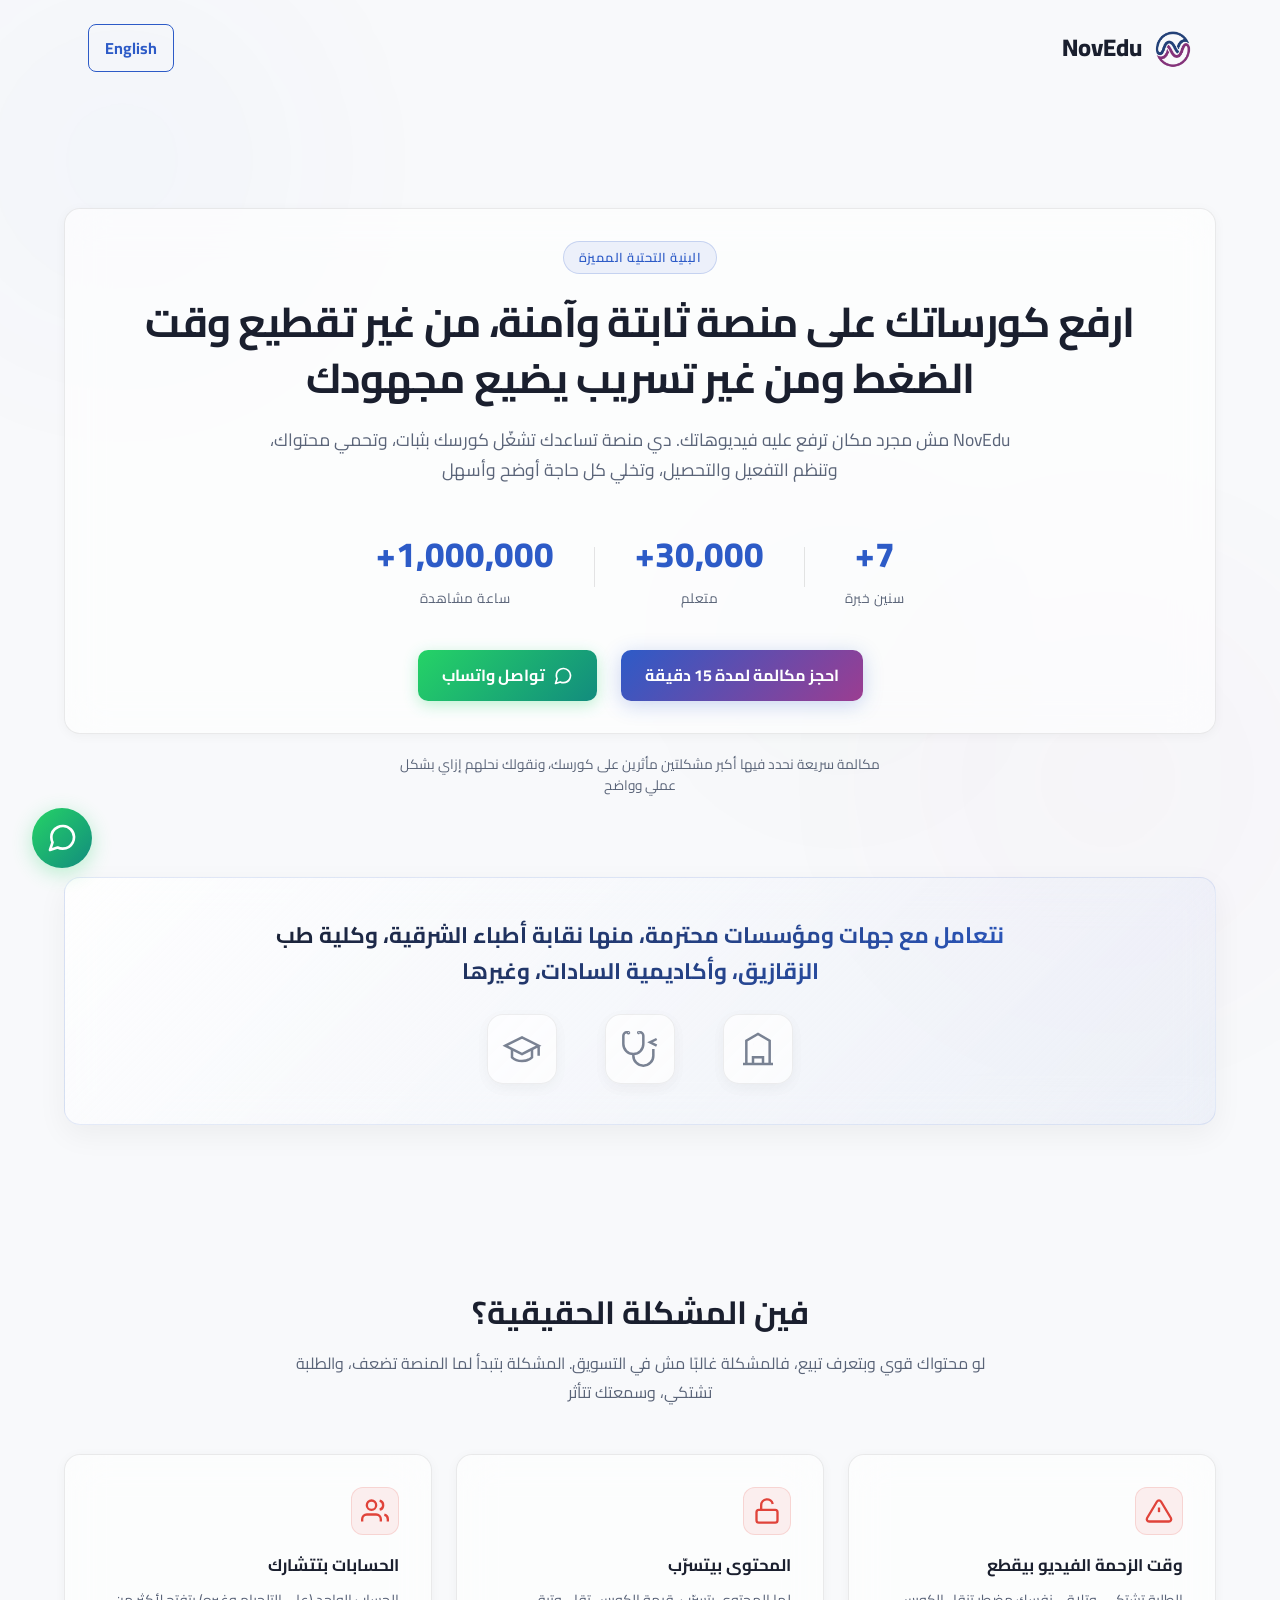
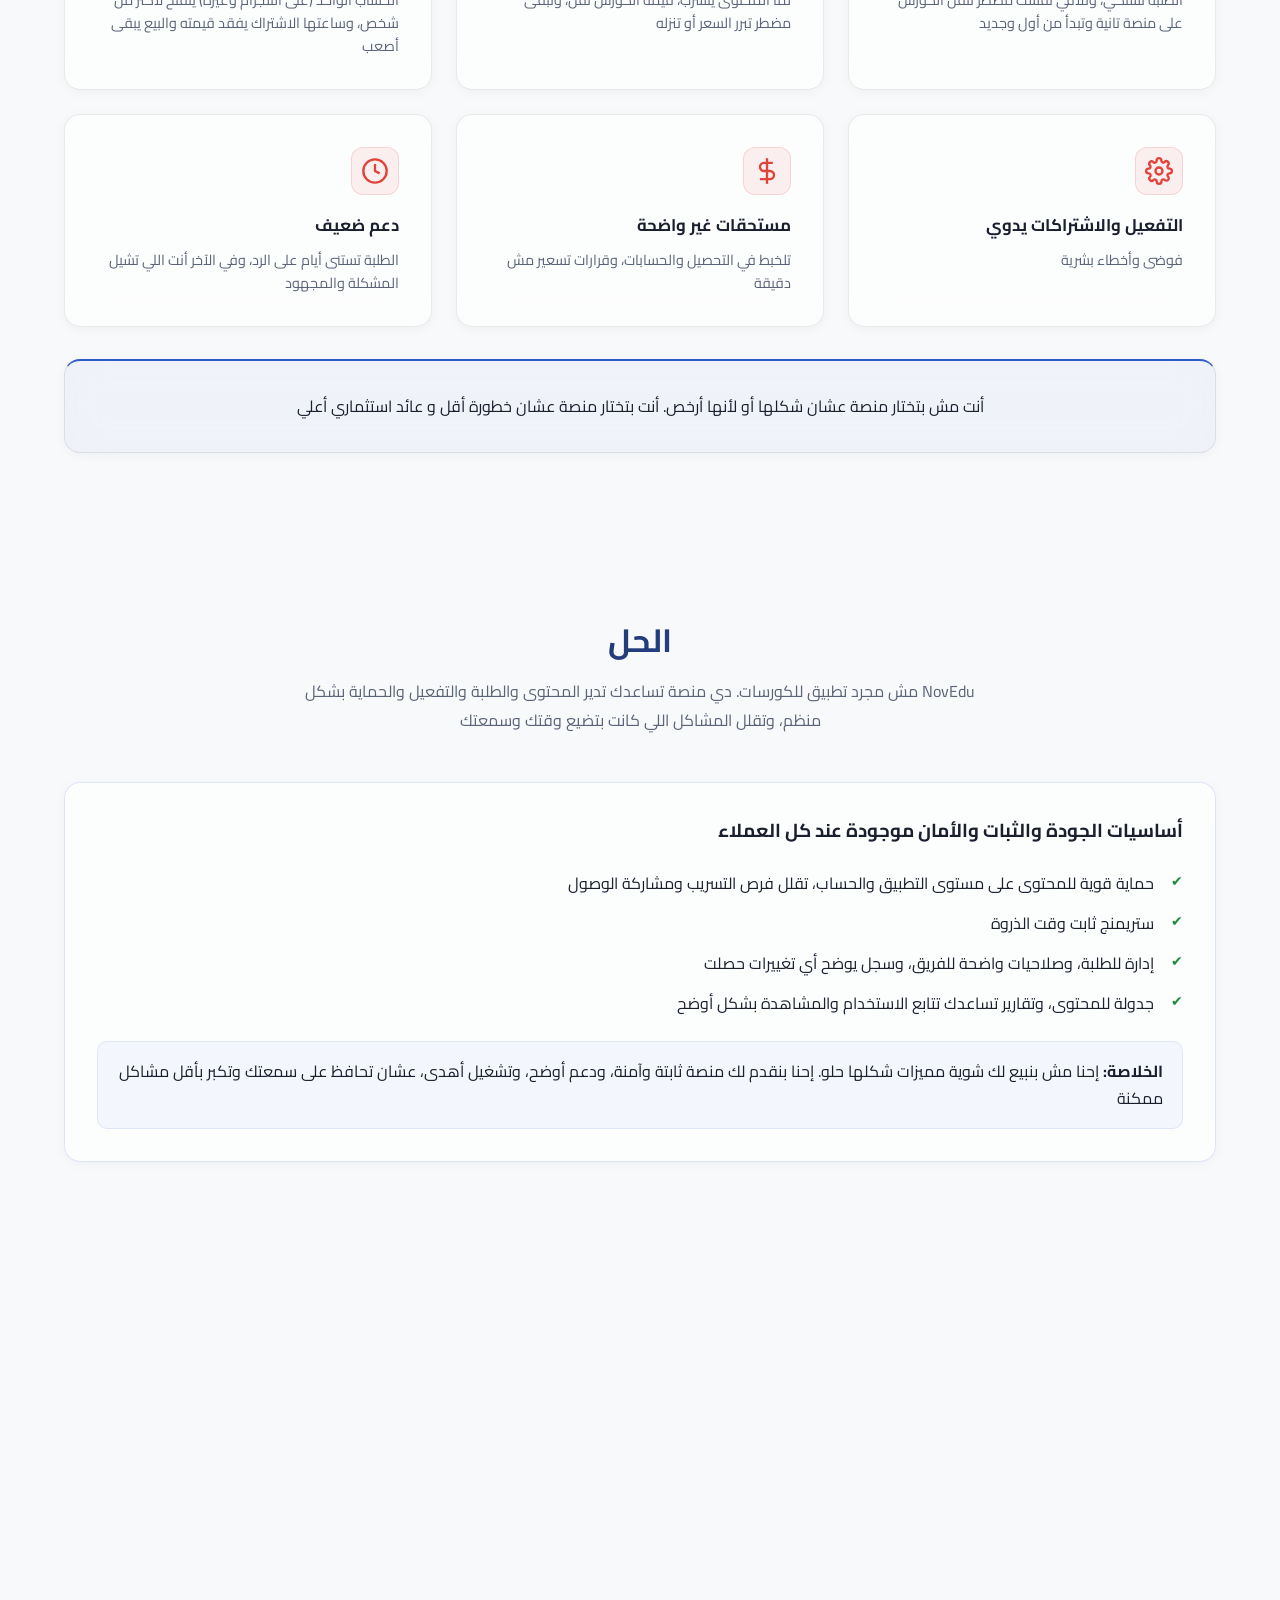
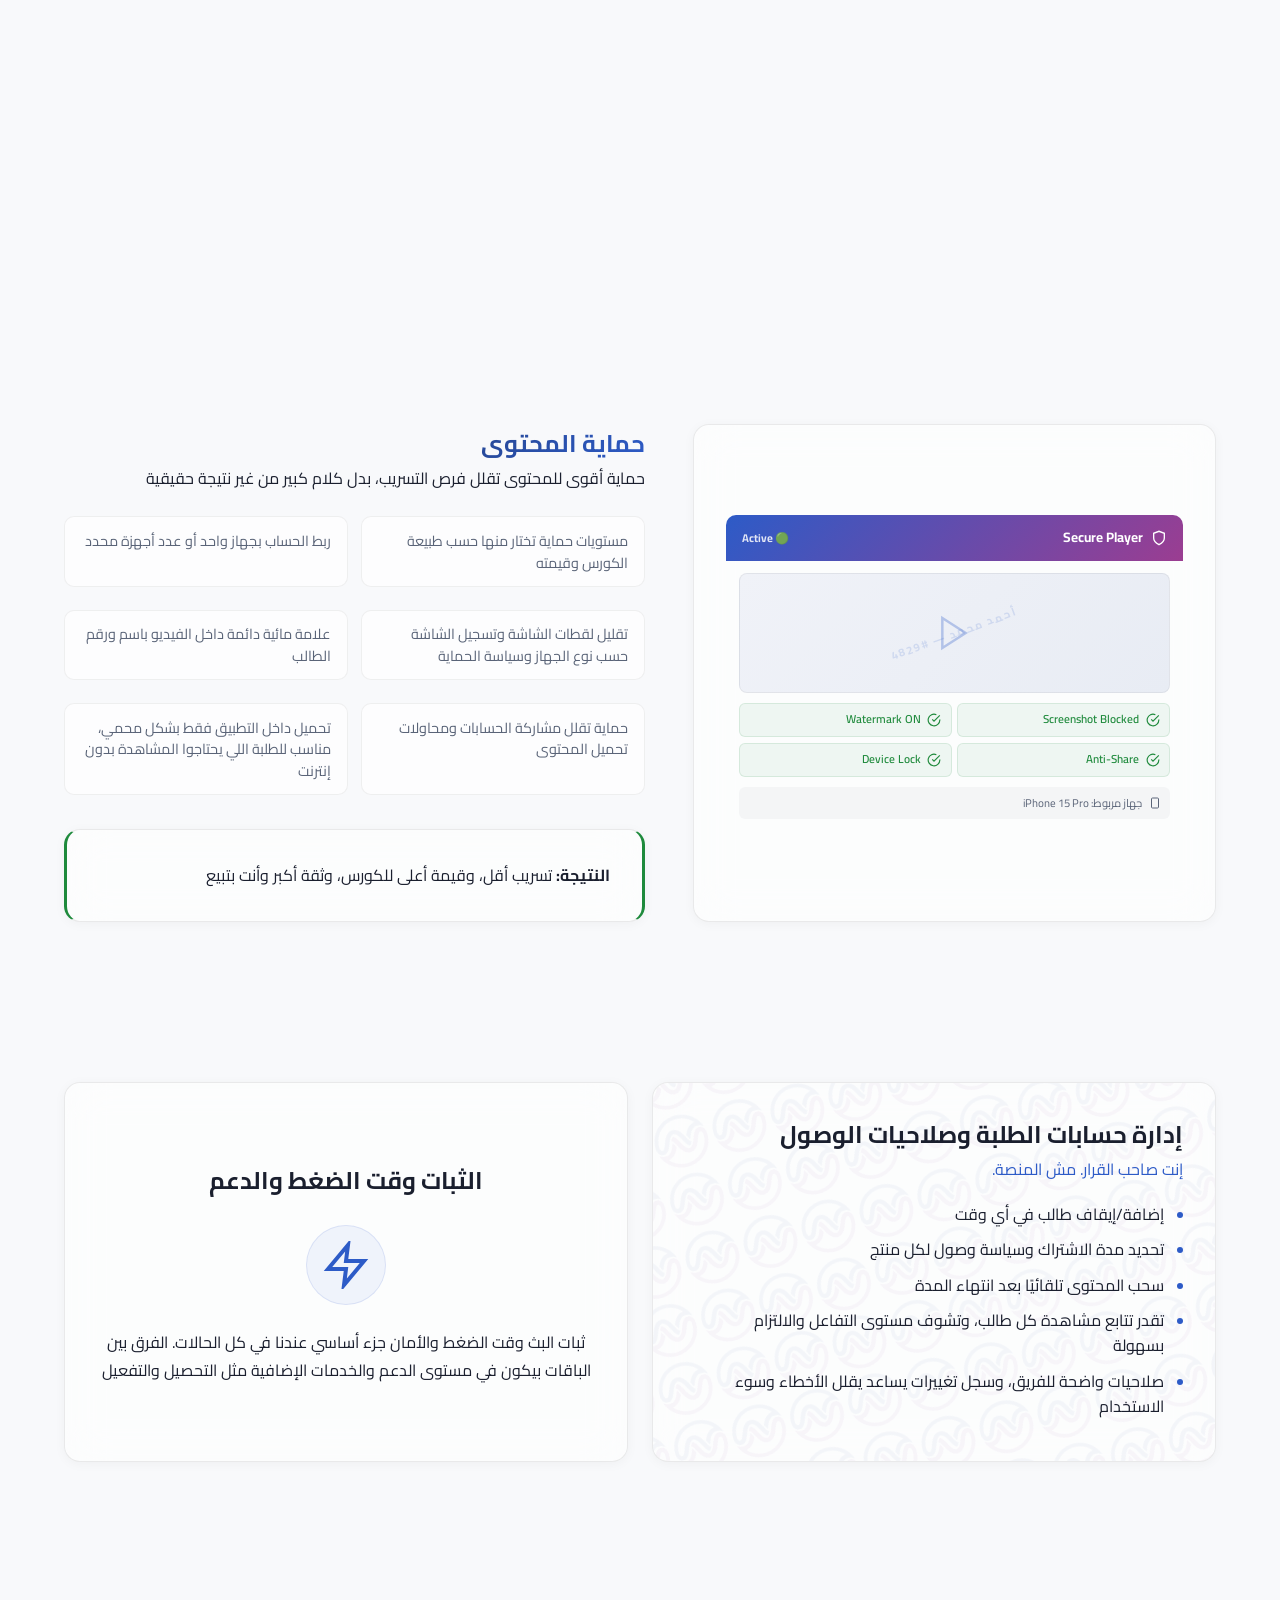
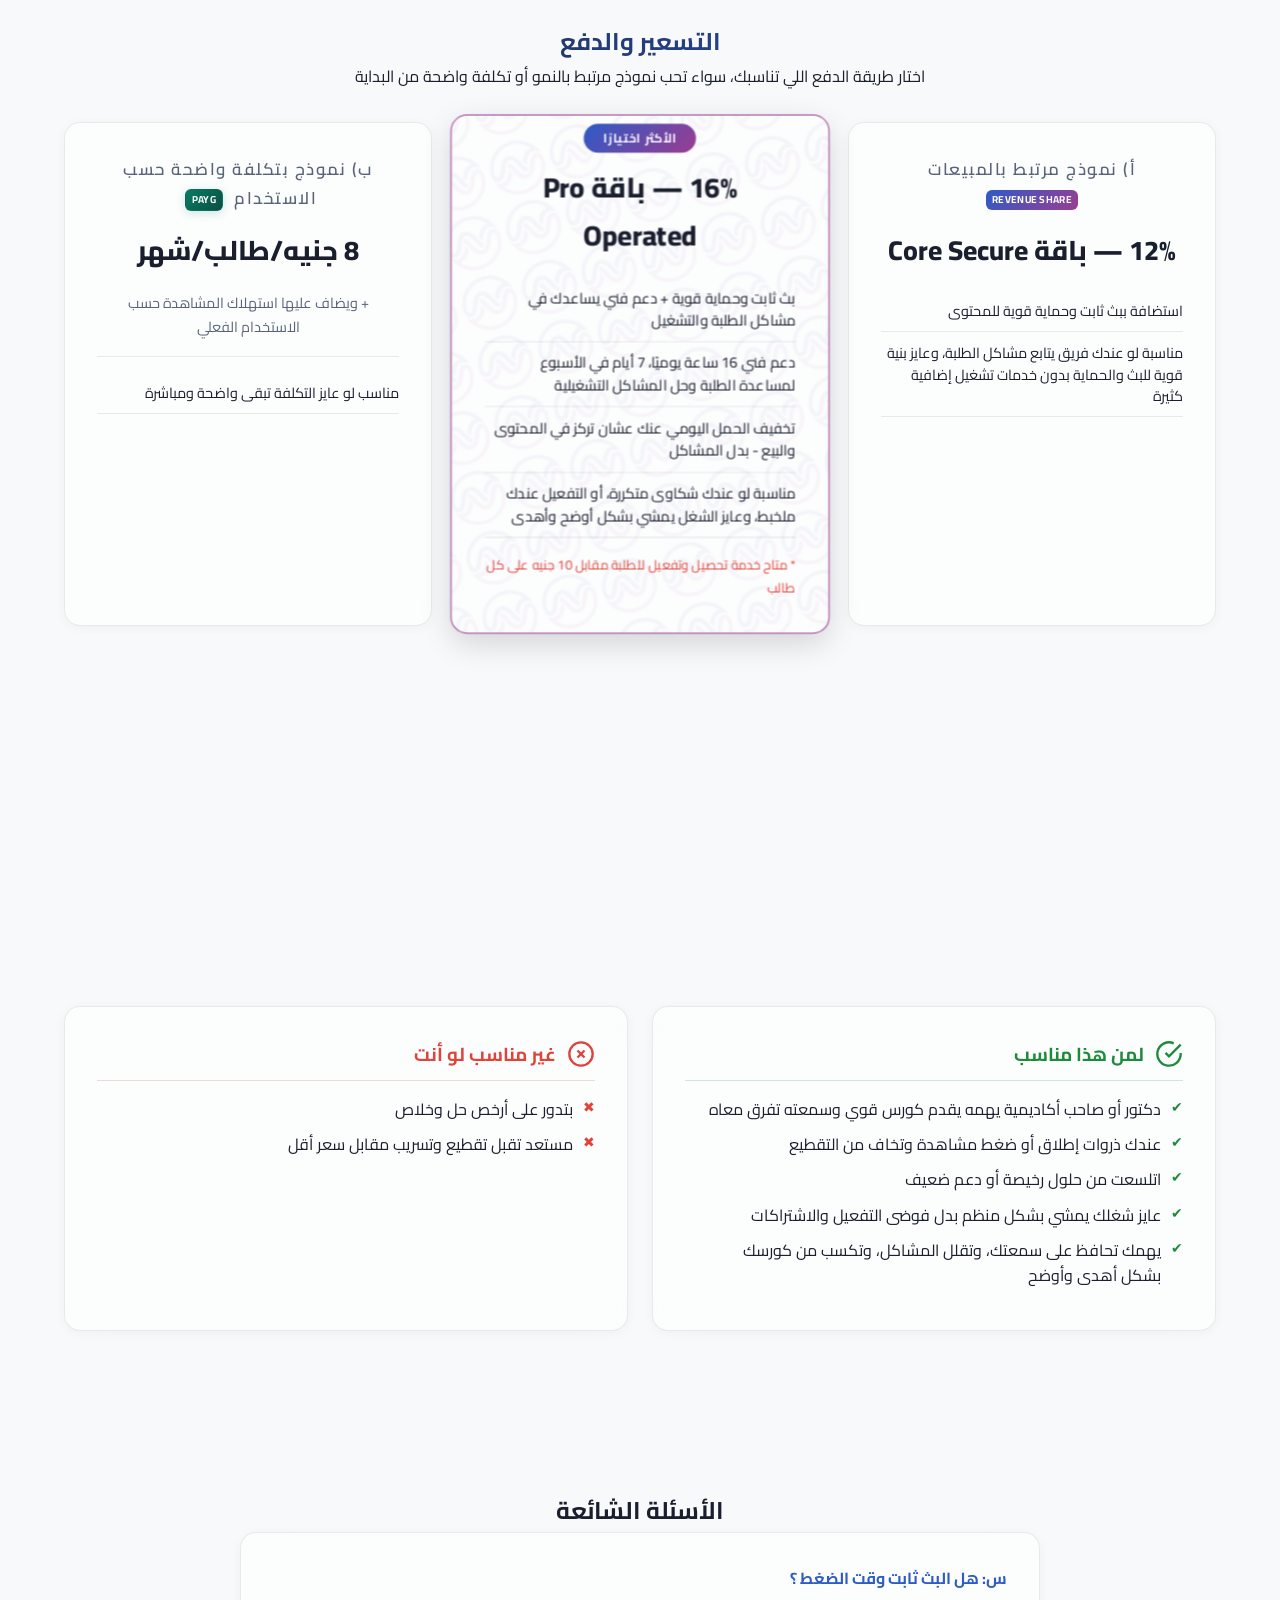
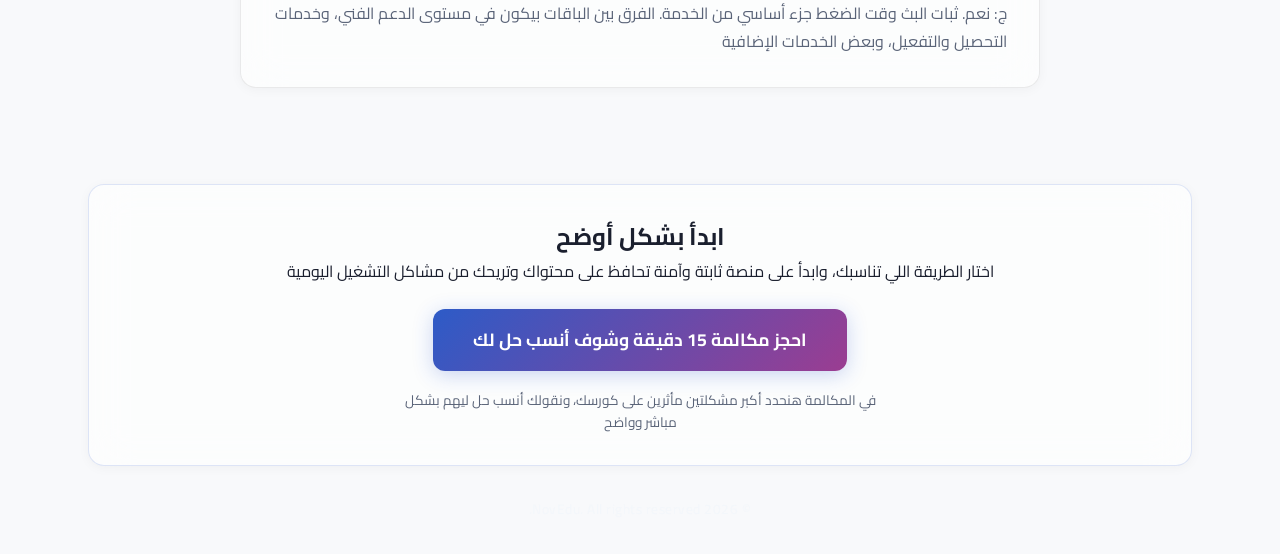
<file: index.html>
<!DOCTYPE html>
<html lang="ar" dir="rtl">

<head>
    <meta charset="UTF-8">
    <meta name="viewport" content="width=device-width, initial-scale=1.0">
    <title>NovEdu</title>
    <link rel="icon" type="image/png" sizes="32x32" href="images/favicon-tmp.png">
    <link rel="apple-touch-icon" sizes="180x180" href="images/logo.png">
    <meta name="description"
        content="NovEdu — البنية التحتية المميزة لكورسك الرقمي. أمان شامل، ستريمنج ثابت، تحصيل، تشغيل، حوكمة فريق، تقارير.">
    <link
        href="https://fonts.googleapis.com/css2?family=Cairo:wght@400;600;700;800&family=Inter:wght@400;600;700;800&display=swap"
        rel="stylesheet">
    <link rel="stylesheet" href="style.css">
</head>

<body>
    <!-- Background Elements -->
    <div class="bg-gradient bg-blob-1"></div>
    <div class="bg-gradient bg-blob-2"></div>
    <div class="bg-gradient bg-blob-3"></div>

    <header class="navbar container">
        <div class="logo">
            <img src="images/logo.png" alt="NovEdu Logo" class="logo-img" width="40" height="40"
                style="object-fit: contain;">
            <span>NovEdu</span>
        </div>
        <div class="nav-controls">
            <button id="lang-toggle" class="btn-outline">English</button>
        </div>
    </header>

    <main>
        <!-- 1) Hero Section -->
        <section id="hero" class="container">
            <div class="hero-content glass-card">
                <span class="badge" data-i18n="hero_badge">Premium Infrastructure</span>
                <h1 data-i18n="hero_headline">ارفع كورساتك على منصة ثابتة وآمنة، من غير تقطيع وقت الضغط ومن غير تسريب يضيع مجهودك</h1>
                <p class="subtitle" data-i18n="hero_subheadline">NovEdu مش مجرد مكان ترفع عليه فيديوهاتك. دي منصة تساعدك تشغّل كورسك بثبات، وتحمي محتواك، وتنظم التفعيل والتحصيل، وتخلي كل حاجة أوضح وأسهل</p>

                <div class="trust-numbers">
                    <div class="stat">
                        <h3 data-i18n="stat_1_val">7+</h3>
                        <p data-i18n="stat_1_lbl">سنين خبرة</p>
                    </div>
                    <div class="stat-divider"></div>
                    <div class="stat">
                        <h3 data-i18n="stat_2_val">30,000+</h3>
                        <p data-i18n="stat_2_lbl">متعلم</p>
                    </div>
                    <div class="stat-divider"></div>
                    <div class="stat">
                        <h3 data-i18n="stat_3_val">1,000,000+</h3>
                        <p data-i18n="stat_3_lbl">ساعة مشاهدة</p>
                    </div>
                </div>

                <div class="cta-group">
                    <a href="https://calendly.com/mostafa-sallam34/30min" target="_blank" rel="noopener"
                        class="btn-primary" data-i18n="cta_primary">احجز مكالمة لمدة 15 دقيقة</a>
                    <a href="https://wa.me/message/AORIBIAVKSD7A1" target="_blank" rel="noopener" class="btn-whatsapp">
                        <svg width="20" height="20" viewBox="0 0 24 24" fill="none" stroke="currentColor"
                            stroke-width="2" stroke-linecap="round" stroke-linejoin="round">
                            <path
                                d="M21 11.5a8.38 8.38 0 0 1-.9 3.8 8.5 8.5 0 0 1-7.6 4.7 8.38 8.38 0 0 1-3.8-.9L3 21l1.9-5.7a8.38 8.38 0 0 1-.9-3.8 8.5 8.5 0 0 1 4.7-7.6 8.38 8.38 0 0 1 3.8-.9h.5a8.48 8.48 0 0 1 8 8v.5z">
                            </path>
                        </svg>
                        <span data-i18n="cta_secondary">تواصل واتساب</span>
                    </a>
                </div>
            </div>
            <p class="cta-hint text-center" data-i18n="cta_sub">مكالمة سريعة نحدد فيها أكبر مشكلتين مأثرين على كورسك، ونقولك نحلهم إزاي بشكل عملي وواضح</p>

            <div class="partners-highlight glass-card anim-item mt-5">
                <h3 class="gradient-text mb-3" data-i18n="partners_title">نتعامل مع جهات ومؤسسات محترمة، منها نقابة أطباء الشرقية، وكلية طب الزقازيق، وأكاديمية السادات، وغيرها</h3>
                <div class="partner-logos">
                    <div class="p-logo">
                        <svg width="40" height="40" viewBox="0 0 24 24" fill="none" stroke="currentColor"
                            stroke-width="1.5">
                            <path d="M3 21h18M5 21V7l7-4 7 4v14M9 21v-4h6v4M9 9h.01M15 9h.01M9 13h.01M15 13h.01" />
                        </svg>
                    </div>
                    <div class="p-logo">
                        <svg width="40" height="40" viewBox="0 0 24 24" fill="none" stroke="currentColor"
                            stroke-width="1.5">
                            <path
                                d="M4.8 2.3A.3.3 0 105 2H4a2 2 0 00-2 2v5a6 6 0 006 6v0a6 6 0 006-6V4a2 2 0 00-2-2h-1a.2.2 0 10.3.3" />
                            <path d="M8 15v1a6 6 0 006 6v0a6 6 0 006-6v-4" />
                            <path d="M22 10l-4-2 4-2" />
                        </svg>
                    </div>
                    <div class="p-logo">
                        <svg width="40" height="40" viewBox="0 0 24 24" fill="none" stroke="currentColor"
                            stroke-width="1.5">
                            <path d="M22 10v6M2 10l10-5 10 5-10 5z" />
                            <path d="M6 12v5c3 3 9 3 12 0v-5" />
                        </svg>
                    </div>
                </div>
            </div>
        </section>

        <!-- 2) Pain Points Section -->
        <section id="pain" class="container">
            <div class="section-header">
                <h2 data-i18n="pain_title">فين المشكلة الحقيقية؟</h2>
                <p data-i18n="pain_desc">لو محتواك قوي وبتعرف تبيع، فالمشكلة غالبًا مش في التسويق.
                    المشكلة بتبدأ لما المنصة تضعف، والطلبة تشتكي، وسمعتك تتأثر</p>
            </div>

            <div class="grid cards-grid">
                <div class="glass-card feature-card anim-item">
                    <div class="icon-wrap warning">
                        <svg width="28" height="28" viewBox="0 0 24 24" fill="none" stroke="var(--accent)"
                            stroke-width="2">
                            <path
                                d="M10.29 3.86L1.82 18a2 2 0 001.71 3h16.94a2 2 0 001.71-3L13.71 3.86a2 2 0 00-3.42 0z" />
                            <line x1="12" y1="9" x2="12" y2="13" />
                            <line x1="12" y1="17" x2="12.01" y2="17" />
                        </svg>
                    </div>
                    <h4 data-i18n="pain_1_title">وقت الزحمة الفيديو بيقطع</h4>
                    <p data-i18n="pain_1_desc">الطلبة تشتكي، وتلاقي نفسك مضطر تنقل الكورس على منصة تانية وتبدأ من أول وجديد</p>
                </div>
                <div class="glass-card feature-card anim-item">
                    <div class="icon-wrap warning">
                        <svg width="28" height="28" viewBox="0 0 24 24" fill="none" stroke="var(--accent)"
                            stroke-width="2">
                            <rect x="3" y="11" width="18" height="11" rx="2" ry="2" />
                            <path d="M7 11V7a5 5 0 019.9-1" />
                        </svg>
                    </div>
                    <h4 data-i18n="pain_2_title">المحتوى بيتسرّب</h4>
                    <p data-i18n="pain_2_desc">لما المحتوى يتسرّب، قيمة الكورس تقل، وتبقى مضطر تبرر السعر أو تنزله</p>
                </div>
                <div class="glass-card feature-card anim-item">
                    <div class="icon-wrap warning">
                        <svg width="28" height="28" viewBox="0 0 24 24" fill="none" stroke="var(--accent)"
                            stroke-width="2">
                            <path d="M17 21v-2a4 4 0 00-4-4H5a4 4 0 00-4 4v2" />
                            <circle cx="9" cy="7" r="4" />
                            <path d="M23 21v-2a4 4 0 00-3-3.87" />
                            <path d="M16 3.13a4 4 0 010 7.75" />
                        </svg>
                    </div>
                    <h4 data-i18n="pain_3_title">الحسابات بتتشارك</h4>
                    <p data-i18n="pain_3_desc">الحساب الواحد (على التلجرام وغيره) يتفتح لأكثر من شخص، وساعتها الاشتراك يفقد قيمته والبيع يبقى أصعب</p>
                </div>
                <div class="glass-card feature-card anim-item">
                    <div class="icon-wrap warning">
                        <svg width="28" height="28" viewBox="0 0 24 24" fill="none" stroke="var(--accent)"
                            stroke-width="2">
                            <circle cx="12" cy="12" r="3" />
                            <path
                                d="M19.4 15a1.65 1.65 0 00.33 1.82l.06.06a2 2 0 010 2.83 2 2 0 01-2.83 0l-.06-.06a1.65 1.65 0 00-1.82-.33 1.65 1.65 0 00-1 1.51V21a2 2 0 01-4 0v-.09A1.65 1.65 0 009 19.4a1.65 1.65 0 00-1.82.33l-.06.06a2 2 0 01-2.83-2.83l.06-.06A1.65 1.65 0 004.68 15a1.65 1.65 0 00-1.51-1H3a2 2 0 010-4h.09A1.65 1.65 0 004.6 9a1.65 1.65 0 00-.33-1.82l-.06-.06a2 2 0 012.83-2.83l.06.06A1.65 1.65 0 009 4.68a1.65 1.65 0 001-1.51V3a2 2 0 014 0v.09a1.65 1.65 0 001 1.51 1.65 1.65 0 001.82-.33l.06-.06a2 2 0 012.83 2.83l-.06.06A1.65 1.65 0 0019.4 9a1.65 1.65 0 001.51 1H21a2 2 0 010 4h-.09a1.65 1.65 0 00-1.51 1z" />
                        </svg>
                    </div>
                    <h4 data-i18n="pain_4_title">التفعيل والاشتراكات يدوي</h4>
                    <p data-i18n="pain_4_desc">فوضى وأخطاء بشرية</p>
                </div>
                <div class="glass-card feature-card anim-item">
                    <div class="icon-wrap warning">
                        <svg width="28" height="28" viewBox="0 0 24 24" fill="none" stroke="var(--accent)"
                            stroke-width="2">
                            <line x1="12" y1="1" x2="12" y2="23" />
                            <path d="M17 5H9.5a3.5 3.5 0 000 7h5a3.5 3.5 0 010 7H6" />
                        </svg>
                    </div>
                    <h4 data-i18n="pain_5_title">مستحقات غير واضحة</h4>
                    <p data-i18n="pain_5_desc">تلخبط في التحصيل والحسابات، وقرارات تسعير مش دقيقة</p>
                </div>
                <div class="glass-card feature-card anim-item">
                    <div class="icon-wrap warning">
                        <svg width="28" height="28" viewBox="0 0 24 24" fill="none" stroke="var(--accent)"
                            stroke-width="2">
                            <circle cx="12" cy="12" r="10" />
                            <polyline points="12 6 12 12 16 14" />
                        </svg>
                    </div>
                    <h4 data-i18n="pain_6_title">دعم ضعيف</h4>
                    <p data-i18n="pain_6_desc">الطلبة تستنى أيام على الرد، وفي الآخر أنت اللي تشيل المشكلة والمجهود</p>
                </div>
            </div>

            <div class="alert-box glass-card mt-4 text-center anim-item">
                <p data-i18n="pain_conclusion">أنت مش بتختار منصة عشان شكلها أو لأنها أرخص. أنت بتختار منصة عشان خطورة أقل و عائد استثماري أعلي</p>
            </div>
        </section>

        <!-- 3) Core Value Section -->
        <section id="core-value" class="container bg-blur">
            <div class="section-header">
                <h2 class="gradient-text" data-i18n="core_title">الحل</h2>
                <p data-i18n="core_desc">NovEdu مش مجرد تطبيق للكورسات. دي منصة تساعدك تدير المحتوى والطلبة والتفعيل والحماية بشكل منظم، وتقلل المشاكل اللي كانت بتضيع وقتك وسمعتك</p>
            </div>

            <div class="core-standard glass-card highlight-card logo-pattern anim-item">
                <h3 data-i18n="core_premium">أساسيات الجودة والثبات والأمان موجودة عند كل العملاء <span class="badge-inline"
                        data-i18n="core_badge">ثابت لكل العملاء</span></h3>
                <ul class="check-list">
                    <li data-i18n="core_list_1">حماية قوية للمحتوى على مستوى التطبيق والحساب، تقلل فرص التسريب ومشاركة الوصول</li>
                    <li data-i18n="core_list_2">ستريمنج ثابت وقت الذروة</li>
                    <li data-i18n="core_list_3">إدارة للطلبة، وصلاحيات واضحة للفريق، وسجل يوضح أي تغييرات حصلت</li>
                    <li data-i18n="core_list_4">جدولة للمحتوى، وتقارير تساعدك تتابع الاستخدام والمشاهدة بشكل أوضح</li>
                </ul>
                <div class="summary-box mt-3" data-i18n="core_summary">
                    <strong>الخلاصة:</strong> إحنا مش بنبيع لك شوية مميزات شكلها حلو. إحنا بنقدم لك منصة ثابتة وآمنة، ودعم أوضح، وتشغيل أهدى، عشان تحافظ على سمعتك وتكبر بأقل مشاكل ممكنة
                </div>
            </div>
        </section>

        <!-- 4) Automation Section -->
        <section id="automation" class="container">
            <div class="section-header anim-item">
                <h2 class="gradient-text" data-i18n="auto_title">تنظيم المحتوى والجدولة</h2>
                <p data-i18n="auto_subtitle">ارفع مرة… والسيستم يشتغل لوحده.</p>
            </div>
            <div class="split-layout">
                <div class="split-text anim-item">
                    <div class="auto-features-grid">
                        <div class="auto-feature-card glass-card">
                            <div class="auto-feature-icon">
                                <svg width="24" height="24" viewBox="0 0 24 24" fill="none" stroke="currentColor" stroke-width="2" stroke-linecap="round" stroke-linejoin="round">
                                    <path d="M22 19a2 2 0 01-2 2H4a2 2 0 01-2-2V5a2 2 0 012-2h5l2 3h9a2 2 0 012 2z" />
                                </svg>
                            </div>
                            <div>
                                <h4 data-i18n="auto_list_2">تقسيم الكورس بفولدرات ومستويات ومسارات</h4>
                            </div>
                        </div>
                        <div class="auto-feature-card glass-card">
                            <div class="auto-feature-icon">
                                <svg width="24" height="24" viewBox="0 0 24 24" fill="none" stroke="currentColor" stroke-width="2" stroke-linecap="round" stroke-linejoin="round">
                                    <rect x="3" y="4" width="18" height="18" rx="2" ry="2" />
                                    <line x1="16" y1="2" x2="16" y2="6" />
                                    <line x1="8" y1="2" x2="8" y2="6" />
                                    <line x1="3" y1="10" x2="21" y2="10" />
                                    <path d="M8 14h.01" /><path d="M12 14h.01" /><path d="M16 14h.01" />
                                    <path d="M8 18h.01" /><path d="M12 18h.01" />
                                </svg>
                            </div>
                            <div>
                                <h4 data-i18n="auto_list_3">جدولة نزول المحاضرات تلقائيًا مع قواعد وصول واضحة</h4>
                            </div>
                        </div>
                        <div class="auto-feature-card glass-card">
                            <div class="auto-feature-icon">
                                <svg width="24" height="24" viewBox="0 0 24 24" fill="none" stroke="currentColor" stroke-width="2" stroke-linecap="round" stroke-linejoin="round">
                                    <path d="M17 21v-2a4 4 0 00-4-4H5a4 4 0 00-4 4v2" />
                                    <circle cx="9" cy="7" r="4" />
                                    <path d="M23 21v-2a4 4 0 00-3-3.87" />
                                    <path d="M16 3.13a4 4 0 010 7.75" />
                                </svg>
                            </div>
                            <div>
                                <h4 data-i18n="auto_list_4">تجربة منظمة وواضحة للطالب بدل فوضى اللينكات والجروبات</h4>
                            </div>
                        </div>
                        <div class="auto-feature-card glass-card">
                            <div class="auto-feature-icon">
                                <svg width="24" height="24" viewBox="0 0 24 24" fill="none" stroke="currentColor" stroke-width="2" stroke-linecap="round" stroke-linejoin="round">
                                    <path d="M18 8A6 6 0 006 8c0 7-3 9-3 9h18s-3-2-3-9" />
                                    <path d="M13.73 21a2 2 0 01-3.46 0" />
                                </svg>
                            </div>
                            <div>
                                <h4 data-i18n="auto_list_5">إشعارات تلقائية للطلبة عند نزول محتوى جديد</h4>
                            </div>
                        </div>
                    </div>
                </div>
                <div class="split-visual glass-card visual-card anim-item">
                    <div class="mockup-ui folder-mockup">
                        <div class="mockup-header">
                            <svg width="16" height="16" viewBox="0 0 24 24" fill="none" stroke="var(--primary)"
                                stroke-width="2">
                                <path d="M22 19a2 2 0 01-2 2H4a2 2 0 01-2-2V5a2 2 0 012-2h5l2 3h9a2 2 0 012 2z" />
                            </svg>
                            <span data-i18n="mockup_course_modules">Course Modules</span>
                        </div>
                        <div class="mockup-tree">
                            <div class="tree-folder open">
                                <div class="tree-label">
                                    <svg width="14" height="14" viewBox="0 0 24 24" fill="var(--primary)" stroke="none">
                                        <path
                                            d="M10 4H4a2 2 0 00-2 2v12a2 2 0 002 2h16a2 2 0 002-2V8a2 2 0 00-2-2h-8l-2-2z" />
                                    </svg>
                                    <span data-i18n="mockup_mod1">Module 1 — المقدمة</span>
                                    <span class="tree-badge done" data-i18n="mockup_mod1_done">✓ 3/3</span>
                                </div>
                                <div class="tree-children">
                                    <div class="tree-item">
                                        <svg width="12" height="12" viewBox="0 0 24 24" fill="none"
                                            stroke="var(--success)" stroke-width="2">
                                            <polygon points="5 3 19 12 5 21 5 3" />
                                        </svg>
                                        <span data-i18n="mockup_lesson_1_1">1.1 مقدمة عامة</span>
                                    </div>
                                    <div class="tree-item">
                                        <svg width="12" height="12" viewBox="0 0 24 24" fill="none"
                                            stroke="var(--success)" stroke-width="2">
                                            <polygon points="5 3 19 12 5 21 5 3" />
                                        </svg>
                                        <span data-i18n="mockup_lesson_1_2">1.2 أساسيات</span>
                                    </div>
                                    <div class="tree-item">
                                        <svg width="12" height="12" viewBox="0 0 24 24" fill="none"
                                            stroke="var(--accent)" stroke-width="2">
                                            <path d="M14 2H6a2 2 0 00-2 2v16a2 2 0 002 2h12a2 2 0 002-2V8z" />
                                            <polyline points="14 2 14 8 20 8" />
                                        </svg>
                                        <span data-i18n="mockup_quiz">Quiz — اختبار قصير</span>
                                    </div>
                                </div>
                            </div>
                            <div class="tree-folder">
                                <div class="tree-label">
                                    <svg width="14" height="14" viewBox="0 0 24 24" fill="var(--secondary)"
                                        stroke="none">
                                        <path
                                            d="M10 4H4a2 2 0 00-2 2v12a2 2 0 002 2h16a2 2 0 002-2V8a2 2 0 00-2-2h-8l-2-2z" />
                                    </svg>
                                    <span data-i18n="mockup_mod2">Module 2 — التطبيق العملي</span>
                                    <span class="tree-badge progress">1/4</span>
                                </div>
                            </div>
                            <div class="tree-folder locked">
                                <div class="tree-label">
                                    <svg width="14" height="14" viewBox="0 0 24 24" fill="none"
                                        stroke="var(--text-muted)" stroke-width="2">
                                        <rect x="3" y="11" width="18" height="11" rx="2" />
                                        <path d="M7 11V7a5 5 0 0110 0v4" />
                                    </svg>
                                    <span data-i18n="mockup_mod3">Module 3 — 🔒 يفتح 15 مارس</span>
                                </div>
                            </div>
                        </div>
                    </div>
                </div>
            </div>
        </section>

        <!-- 5) Content Security -->
        <section id="security" class="container">
            <div class="split-layout reverse">
                <div class="split-text anim-item">
                    <h2 class="gradient-text" data-i18n="sec_title">حماية المحتوى</h2>
                    <p data-i18n="sec_desc">حماية أقوى للمحتوى تقلل فرص التسريب، بدل كلام كبير من غير نتيجة حقيقية</p>
                    <ul class="feature-list grid-list icon-grid">
                        <li data-i18n="sec_list_1">
                            <svg class="li-icon" width="22" height="22" viewBox="0 0 24 24" fill="none"
                                stroke="var(--primary)" stroke-width="2">
                                <path d="M12 22s8-4 8-10V5l-8-3-8 3v7c0 6 8 10 8 10z" />
                            </svg>
                            مستويات حماية تختار منها حسب طبيعة الكورس وقيمته
                        </li>
                        <li data-i18n="sec_list_2">
                            <svg class="li-icon" width="22" height="22" viewBox="0 0 24 24" fill="none"
                                stroke="var(--primary)" stroke-width="2">
                                <rect x="5" y="2" width="14" height="20" rx="2" ry="2" />
                                <line x1="12" y1="18" x2="12.01" y2="18" />
                            </svg>
                            ربط الحساب بجهاز واحد أو عدد أجهزة محدد
                        </li>
                        <li data-i18n="sec_list_3">
                            <svg class="li-icon" width="22" height="22" viewBox="0 0 24 24" fill="none"
                                stroke="var(--primary)" stroke-width="2">
                                <line x1="1" y1="1" x2="23" y2="23" />
                                <path d="M16.72 11.06A10.94 10.94 0 0119 12.55" />
                                <path d="M5 12.55a10.94 10.94 0 015.17-2.39" />
                                <path d="M10.71 5.05A16 16 0 0122.56 9" />
                                <path d="M1.42 9a15.91 15.91 0 014.7-2.88" />
                                <path d="M8.53 16.11a6 6 0 016.95 0" />
                                <line x1="12" y1="20" x2="12.01" y2="20" />
                            </svg>
                            تقليل لقطات الشاشة وتسجيل الشاشة حسب نوع الجهاز وسياسة الحماية
                        </li>
                        <li data-i18n="sec_list_4">
                            <svg class="li-icon" width="22" height="22" viewBox="0 0 24 24" fill="none"
                                stroke="var(--primary)" stroke-width="2">
                                <path d="M12 2L2 7l10 5 10-5-10-5z" />
                                <path d="M2 17l10 5 10-5" />
                                <path d="M2 12l10 5 10-5" />
                            </svg>
                            علامة مائية دائمة داخل الفيديو باسم ورقم الطالب
                        </li>
                        <li data-i18n="sec_list_5">
                            <svg class="li-icon" width="22" height="22" viewBox="0 0 24 24" fill="none"
                                stroke="var(--primary)" stroke-width="2">
                                <circle cx="18" cy="5" r="3" />
                                <circle cx="6" cy="12" r="3" />
                                <circle cx="18" cy="19" r="3" />
                                <line x1="8.59" y1="13.51" x2="15.42" y2="17.49" />
                                <line x1="15.41" y1="6.51" x2="8.59" y2="10.49" />
                            </svg>
                            حماية تقلل مشاركة الحسابات ومحاولات تحميل المحتوى
                        </li>
                        <li data-i18n="sec_list_7">
                            <svg class="li-icon" width="22" height="22" viewBox="0 0 24 24" fill="none"
                                stroke="var(--primary)" stroke-width="2">
                                <path d="M21 15v4a2 2 0 01-2 2H5a2 2 0 01-2-2v-4" />
                                <polyline points="7 10 12 15 17 10" />
                                <line x1="12" y1="15" x2="12" y2="3" />
                            </svg>
                            تحميل داخل التطبيق فقط بشكل محمي، مناسب للطلبة اللي يحتاجوا المشاهدة بدون إنترنت
                        </li>
                    </ul>
                    <div class="alert-success glass-card mt-3">
                        <strong data-i18n="sec_result">النتيجة:</strong> <span data-i18n="sec_result_text">تسريب أقل، وقيمة أعلى للكورس، وثقة أكبر وأنت بتبيع</span>
                    </div>
                </div>
                <div class="split-visual glass-card visual-card anim-item">
                    <div class="mockup-ui security-mockup">
                        <div class="mockup-header">
                            <svg width="16" height="16" viewBox="0 0 24 24" fill="none" stroke="#fff" stroke-width="2">
                                <path d="M12 22s8-4 8-10V5l-8-3-8 3v7c0 6 8 10 8 10z" />
                            </svg>
                            <span data-i18n="mockup_secure_player">Secure Player</span>
                            <span class="sec-status" data-i18n="mockup_sec_status">🟢 Active</span>
                        </div>
                        <div class="sec-player-area">
                            <div class="sec-video-frame">
                                <svg width="40" height="40" viewBox="0 0 24 24" fill="none" stroke="rgba(45,91,199,0.3)"
                                    stroke-width="1.5">
                                    <polygon points="5 3 19 12 5 21 5 3" />
                                </svg>
                                <div class="sec-watermark" data-i18n="mockup_watermark_name">أحمد محمد — #4829</div>
                            </div>
                            <div class="sec-layers">
                                <div class="sec-layer active">
                                    <svg width="14" height="14" viewBox="0 0 24 24" fill="none" stroke="var(--success)"
                                        stroke-width="2">
                                        <path d="M22 11.08V12a10 10 0 11-5.93-9.14" />
                                        <polyline points="22 4 12 14.01 9 11.01" />
                                    </svg>
                                    <span data-i18n="mockup_screenshot_blocked">Screenshot Blocked</span>
                                </div>
                                <div class="sec-layer active">
                                    <svg width="14" height="14" viewBox="0 0 24 24" fill="none" stroke="var(--success)"
                                        stroke-width="2">
                                        <path d="M22 11.08V12a10 10 0 11-5.93-9.14" />
                                        <polyline points="22 4 12 14.01 9 11.01" />
                                    </svg>
                                    <span data-i18n="mockup_watermark_on">Watermark ON</span>
                                </div>
                                <div class="sec-layer active">
                                    <svg width="14" height="14" viewBox="0 0 24 24" fill="none" stroke="var(--success)"
                                        stroke-width="2">
                                        <path d="M22 11.08V12a10 10 0 11-5.93-9.14" />
                                        <polyline points="22 4 12 14.01 9 11.01" />
                                    </svg>
                                    <span data-i18n="mockup_anti_share">Anti-Share</span>
                                </div>
                                <div class="sec-layer active">
                                    <svg width="14" height="14" viewBox="0 0 24 24" fill="none" stroke="var(--success)"
                                        stroke-width="2">
                                        <path d="M22 11.08V12a10 10 0 11-5.93-9.14" />
                                        <polyline points="22 4 12 14.01 9 11.01" />
                                    </svg>
                                    <span data-i18n="mockup_device_lock">Device Lock</span>
                                </div>
                            </div>
                            <div class="sec-device-info">
                                <svg width="12" height="12" viewBox="0 0 24 24" fill="none" stroke="var(--text-muted)"
                                    stroke-width="2">
                                    <rect x="5" y="2" width="14" height="20" rx="2" />
                                    <line x1="12" y1="18" x2="12.01" y2="18" />
                                </svg>
                                <span data-i18n="mockup_device_info">جهاز مربوط: iPhone 15 Pro</span>
                            </div>
                        </div>
                    </div>
                </div>
            </div>
        </section>

        <!-- 6 & 7) Governance & SLA -->
        <section id="gov-sla" class="container">
            <div class="grid cards-grid-2">
                <div class="glass-card logo-pattern anim-item">
                    <h2 data-i18n="gov_title">إدارة حسابات الطلبة وصلاحيات الوصول</h2>
                    <p class="highlight" data-i18n="gov_subtitle">إنت صاحب القرار. مش المنصة.</p>
                    <ul class="circle-list">
                        <li data-i18n="gov_list_1">إضافة/إيقاف طالب في أي وقت</li>
                        <li data-i18n="gov_list_2">تحديد مدة الاشتراك وسياسة وصول لكل منتج</li>
                        <li data-i18n="gov_list_3">سحب المحتوى تلقائيًا بعد انتهاء المدة</li>
                        <li data-i18n="gov_list_4">تقدر تتابع مشاهدة كل طالب، وتشوف مستوى التفاعل والالتزام بسهولة</li>
                        <li data-i18n="gov_list_5">صلاحيات واضحة للفريق، وسجل تغييرات يساعد يقلل الأخطاء وسوء الاستخدام
                        </li>
                    </ul>
                </div>
                <div class="glass-card sla-card anim-item">
                    <h2 data-i18n="sla_title">الثبات وقت الضغط والدعم</h2>
                    <div class="sla-icon">
                        <svg width="48" height="48" viewBox="0 0 24 24" fill="none" stroke="var(--primary)"
                            stroke-width="2">
                            <polygon points="13 2 3 14 12 14 11 22 21 10 12 10 13 2" />
                        </svg>
                    </div>
                    <p data-i18n="sla_desc">ثبات البث وقت الضغط والأمان جزء أساسي عندنا في كل الحالات. الفرق بين الباقات بيكون في مستوى الدعم والخدمات الإضافية مثل التحصيل والتفعيل</p>
                </div>
            </div>
        </section>

        <!-- 8) Pricing Models -->
        <section id="pricing" class="container text-center">
            <h2 class="gradient-text" data-i18n="price_title">التسعير والدفع</h2>
            <p data-i18n="price_desc">اختار طريقة الدفع اللي تناسبك، سواء تحب نموذج مرتبط بالنمو أو تكلفة واضحة من البداية</p>

            <div class="pricing-grid mt-4">
                <!-- Rev Share -->
                <div class="glass-card price-plan anim-item">
                    <span class="plan-type" data-i18n="plan_1_type">أ) نموذج مرتبط بالمبيعات (Revenue Share)</span>
                    <h3 data-i18n="plan_1_name">12% — باقة Core Secure</h3>
                    <ul class="plan-features">
                        <li data-i18n="plan_1_f1">استضافة ببث ثابت وحماية قوية للمحتوى</li>
                        <li data-i18n="plan_1_f2">مناسبة لو عندك فريق يتابع مشاكل الطلبة، وعايز بنية قوية للبث والحماية بدون خدمات تشغيل إضافية كثيرة</li>
                    </ul>
                </div>

                <div class="glass-card price-plan recommended logo-pattern anim-item">
                    <div class="ribbon" data-i18n="ribbon_rec">Most Chosen</div>
                    <span class="plan-type" data-i18n="plan_2_type"></span>
                    <h3 data-i18n="plan_2_name">16% — باقة Pro Operated</h3>
                    <ul class="plan-features">
                        <li data-i18n="plan_2_f1">بث ثابت وحماية قوية + دعم فني يساعدك في مشاكل الطلبة والتشغيل</li>
                        <li data-i18n="plan_2_f2">دعم فني 16 ساعة يوميًا، 7 أيام في الأسبوع لمساعدة الطلبة وحل المشاكل التشغيلية</li>
                        <li data-i18n="plan_2_f3">تخفيف الحمل اليومي عنك عشان تركز في المحتوى والبيع - بدل المشاكل</li>
                        <li data-i18n="plan_2_f4">مناسبة لو عندك شكاوى متكررة، أو التفعيل عندك ملخبط، وعايز الشغل يمشي بشكل أوضح وأهدى</li>
                    </ul>
                    <div class="addon" data-i18n="addon_text">* متاح خدمة تحصيل وتفعيل للطلبة مقابل 10 جنيه على كل طالب</div>
                </div>

                <!-- PAYG -->
                <div class="glass-card price-plan anim-item">
                    <span class="plan-type" data-i18n="plan_3_type">ب) نموذج بتكلفة واضحة حسب الاستخدام <span class="badge-inline badge-payg">PAYG</span></span>
                    <h3 data-i18n="plan_3_name">8 جنيه/طالب/شهر</h3>
                    <p class="traffic-addon" data-i18n="plan_3_addon">+ ويضاف عليها استهلاك المشاهدة حسب الاستخدام الفعلي</p>
                    <ul class="plan-features border-t pt-2">
                        <li data-i18n="plan_3_obj">مناسب لو عايز التكلفة تبقى واضحة ومباشرة</li>
                    </ul>
                </div>
            </div>

            <div class="decision-section mt-4 anim-item">
                <h4 class="decision-heading" data-i18n="dec_title">قاعدة اختيار سريعة</h4>
                <div class="decision-grid mt-2">
                    <!-- Revenue Share Card -->
                    <div class="decision-card glass-card rev-share">
                        <div class="decision-icon">
                            <svg width="28" height="28" viewBox="0 0 24 24" fill="none" stroke="currentColor" stroke-width="2" stroke-linecap="round" stroke-linejoin="round">
                                <polyline points="23 6 13.5 15.5 8.5 10.5 1 18" />
                                <polyline points="17 6 23 6 23 12" />
                            </svg>
                        </div>
                        <div class="decision-content">
                            <div class="decision-badge">Revenue Share</div>
                            <p data-i18n="dec_1_desc">لو مبيعاتك قوية وعايز التكلفة ترتبط بالنتيجة</p>
                        </div>
                        <div class="decision-arrow">
                            <svg width="20" height="20" viewBox="0 0 24 24" fill="none" stroke="currentColor" stroke-width="2" stroke-linecap="round" stroke-linejoin="round">
                                <polyline points="9 18 15 12 9 6" />
                            </svg>
                        </div>
                    </div>

                    <!-- PAYG Card -->
                    <div class="decision-card glass-card payg">
                        <div class="decision-icon">
                            <svg width="28" height="28" viewBox="0 0 24 24" fill="none" stroke="currentColor" stroke-width="2" stroke-linecap="round" stroke-linejoin="round">
                                <path d="M12 2v20M17 5H9.5a3.5 3.5 0 000 7h5a3.5 3.5 0 010 7H6" />
                            </svg>
                        </div>
                        <div class="decision-content">
                            <div class="decision-badge badge-payg">PAYG</div>
                            <p data-i18n="dec_2_desc">لو عندك عدد طلاب كبير واستهلاك المشاهدة بيختلف</p>
                        </div>
                        <div class="decision-arrow">
                            <svg width="20" height="20" viewBox="0 0 24 24" fill="none" stroke="currentColor" stroke-width="2" stroke-linecap="round" stroke-linejoin="round">
                                <polyline points="9 18 15 12 9 6" />
                            </svg>
                        </div>
                    </div>
                </div>
            </div>
        </section>

        <!-- Target Audience Section -->
        <section class="container">
            <div class="grid cards-grid-2">
                <div class="glass-card target-card good-fit anim-item">
                    <div class="target-header">
                        <svg width="28" height="28" viewBox="0 0 24 24" fill="none" stroke="var(--success)"
                            stroke-width="2">
                            <path d="M22 11.08V12a10 10 0 11-5.93-9.14" />
                            <polyline points="22 4 12 14.01 9 11.01" />
                        </svg>
                        <h3 data-i18n="target_good">لمن هذا مناسب</h3>
                    </div>
                    <ul>
                        <li data-i18n="tg_1">دكتور أو صاحب أكاديمية يهمه يقدم كورس قوي وسمعته تفرق معاه</li>
                        <li data-i18n="tg_2">عندك ذروات إطلاق أو ضغط مشاهدة وتخاف من التقطيع</li>
                        <li data-i18n="tg_3">اتلسعت من حلول رخيصة أو دعم ضعيف</li>
                        <li data-i18n="tg_4">عايز شغلك يمشي بشكل منظم بدل فوضى التفعيل والاشتراكات</li>
                        <li data-i18n="tg_5">يهمك تحافظ على سمعتك، وتقلل المشاكل، وتكسب من كورسك بشكل أهدى وأوضح</li>
                    </ul>
                </div>
                <div class="glass-card target-card bad-fit anim-item">
                    <div class="target-header">
                        <svg width="28" height="28" viewBox="0 0 24 24" fill="none" stroke="var(--accent)"
                            stroke-width="2">
                            <circle cx="12" cy="12" r="10" />
                            <line x1="15" y1="9" x2="9" y2="15" />
                            <line x1="9" y1="9" x2="15" y2="15" />
                        </svg>
                        <h3 data-i18n="target_bad">غير مناسب لو أنت</h3>
                    </div>
                    <ul>
                        <li data-i18n="tb_1">بتدور على أرخص حل وخلاص</li>
                        <li data-i18n="tb_2">مستعد تقبل تقطيع وتسريب مقابل سعر أقل</li>
                    </ul>
                </div>
            </div>
        </section>

        <!-- FAQ Section -->
        <section id="faq" class="container">
            <h2 class="text-center" data-i18n="faq_title">الأسئلة الشائعة
            </h2>
            <div class="faq-list mt-3">
                <div class="faq-item glass-card mb-2 anim-item">
                    <h4 data-i18n="faq_1_q">س: هل البث ثابت وقت الضغط ؟</h4>
                    <p data-i18n="faq_1_a">ج: نعم. ثبات البث وقت الضغط جزء أساسي من الخدمة. الفرق بين الباقات بيكون في مستوى الدعم الفني، وخدمات التحصيل والتفعيل، وبعض الخدمات الإضافية</p>
                </div>
            </div>
        </section>
    </main>

    <!-- Final CTA Footer -->
    <footer class="footer-cta container text-center">
        <div class="glass-card highlight-card logo-pattern p-5 anim-item">
            <h2 data-i18n="footer_title">ابدأ بشكل أوضح</h2>
            <p class="mb-3" data-i18n="footer_desc">اختار الطريقة اللي تناسبك، وابدأ على منصة ثابتة وآمنة تحافظ على محتواك وتريحك من مشاكل التشغيل اليومية</p>
            <div class="cta-wrap">
                <a href="https://calendly.com/mostafa-sallam34/30min" target="_blank" rel="noopener"
                    class="btn-primary large-btn" data-i18n="cta_final">احجز مكالمة 15 دقيقة وشوف أنسب حل لك</a>
                <p class="cta-hint mt-2" data-i18n="cta_final_sub">في المكالمة هنحدد أكبر مشكلتين مأثرين على كورسك، ونقولك أنسب حل ليهم بشكل مباشر وواضح</p>
            </div>
        </div>
        <p class="copyright">© 2026 NovEdu. All rights reserved.</p>
    </footer>

    <!-- Floating WhatsApp Button -->
    <a href="https://wa.me/message/AORIBIAVKSD7A1" target="_blank" rel="noopener" class="floating-wa"
        aria-label="WhatsApp">
        <svg width="32" height="32" viewBox="0 0 24 24" fill="none" stroke="currentColor" stroke-width="2"
            stroke-linecap="round" stroke-linejoin="round">
            <path
                d="M21 11.5a8.38 8.38 0 0 1-.9 3.8 8.5 8.5 0 0 1-7.6 4.7 8.38 8.38 0 0 1-3.8-.9L3 21l1.9-5.7a8.38 8.38 0 0 1-.9-3.8 8.5 8.5 0 0 1 4.7-7.6 8.38 8.38 0 0 1 3.8-.9h.5a8.48 8.48 0 0 1 8 8v.5z">
            </path>
        </svg>
    </a>

    <script src="translations.js"></script>
    <script src="script.js"></script>
</body>

</html>
</file>
<file: style.css>
/* Variables & Setup */
:root {
  --bg-color: #f8f9fb;
  --bg-color-rgb: 248, 249, 251;
  --text-main: #1a1f2e;
  --text-muted: #5a6478;
  
  --primary: #2d5bc7;
  --primary-hover: #244ba5;
  --secondary: #9b3d91;
  --accent: #e0433a;
  --success: #1e8a3c;
  --glass-bg: rgba(255, 255, 255, 0.6);
  --glass-border: rgba(0, 0, 0, 0.08);
  --glass-highlight: rgba(45, 91, 199, 0.08);

  --font-ar: 'Cairo', sans-serif;
  --font-en: 'Inter', sans-serif;

  --ease-out-expo: cubic-bezier(0.16, 1, 0.3, 1);
  --ease-out-quart: cubic-bezier(0.25, 1, 0.5, 1);
}

html[lang="ar"] {
  font-family: var(--font-ar);
  direction: rtl;
}

html[lang="en"] {
  font-family: var(--font-en);
  direction: ltr;
}

* {
  margin: 0;
  padding: 0;
  box-sizing: border-box;
}

html {
  scroll-behavior: smooth;
}

body {
  background-color: var(--bg-color);
  color: var(--text-main);
  line-height: 1.7;
  overflow-x: hidden;
  position: relative;
}

/* Background Gradients / Blobs */
.bg-gradient {
  position: fixed;
  border-radius: 50%;
  filter: blur(120px);
  z-index: -1;
  opacity: 0.4;
  will-change: transform;
}

.bg-blob-1 {
  width: 500px;
  height: 500px;
  background: radial-gradient(circle, rgba(45, 91, 199, 0.12) 0%, transparent 70%);
  top: -10%;
  left: -10%;
  animation: floatBlob1 25s infinite ease-in-out;
}

.bg-blob-2 {
  width: 600px;
  height: 600px;
  background: radial-gradient(circle, rgba(155, 61, 145, 0.1) 0%, transparent 70%);
  bottom: -20%;
  right: -10%;
  animation: floatBlob2 30s infinite ease-in-out;
}

.bg-blob-3 {
  width: 400px;
  height: 400px;
  background: radial-gradient(circle, rgba(30, 138, 60, 0.08) 0%, transparent 70%);
  top: 50%;
  left: 50%;
  animation: floatBlob3 35s infinite ease-in-out;
}

@keyframes floatBlob1 {
  0%, 100% { transform: translate(0, 0) scale(1); }
  33% { transform: translate(60px, 40px) scale(1.08); }
  66% { transform: translate(-30px, 60px) scale(0.95); }
}

@keyframes floatBlob2 {
  0%, 100% { transform: translate(0, 0) scale(1); }
  33% { transform: translate(-50px, -30px) scale(1.05); }
  66% { transform: translate(40px, -50px) scale(0.97); }
}

@keyframes floatBlob3 {
  0%, 100% { transform: translate(-50%, -50%) scale(1); }
  50% { transform: translate(-40%, -60%) scale(1.1); }
}

/* ————— Scroll Animation ————— */
.anim-item {
  opacity: 0;
  transform: translateY(30px);
  transition: opacity 0.8s var(--ease-out-expo), transform 0.8s var(--ease-out-expo);
}

.anim-item.visible {
  opacity: 1;
  transform: translateY(0);
}

/* Layout Utilities */
.container {
  width: 90%;
  max-width: 1440px;
  margin: 0 auto;
  padding: 0 24px;
}

.mt-2 { margin-top: 1rem; }
.mt-3 { margin-top: 1.5rem; }
.mt-4 { margin-top: 2rem; }
.mt-5 { margin-top: 4rem; }
.mb-2 { margin-bottom: 1rem; }
.mb-3 { margin-bottom: 1.5rem; }
.mb-5 { margin-bottom: 4rem; }
.pt-2 { padding-top: 1rem; }
.pt-4 { padding-top: 2rem; }
.p-5 { padding: 3rem; }
.text-center { text-align: center; }
.text-left { text-align: left; }

html[lang="ar"] .rtl-text-right { text-align: right; }
html[lang="en"] .rtl-text-right { text-align: left; }

.border-t { border-top: 1px solid var(--glass-border); }

.grid {
  display: grid;
  gap: 1.5rem;
}

.cards-grid { grid-template-columns: repeat(3, 1fr); }
.cards-grid-2 { grid-template-columns: repeat(2, 1fr); }

/* Glassmorphism Components */
.glass-card {
  background: var(--glass-bg);
  backdrop-filter: blur(20px);
  -webkit-backdrop-filter: blur(20px);
  border: 1px solid var(--glass-border);
  border-radius: 16px;
  padding: 2rem;
  box-shadow: 0 2px 12px rgba(0, 0, 0, 0.04);
  transition: border-color 0.4s var(--ease-out-quart), box-shadow 0.4s var(--ease-out-quart);
}

.glass-card:hover {
  border-color: rgba(0, 0, 0, 0.12);
  box-shadow: 0 8px 32px rgba(0, 0, 0, 0.08);
}

/* Buttons */
.btn-primary, .btn-secondary, .btn-outline, .btn-whatsapp {
  display: inline-block;
  padding: 0.75rem 1.5rem;
  border-radius: 10px;
  text-decoration: none;
  font-weight: 700;
  transition: all 0.35s var(--ease-out-quart);
  cursor: pointer;
  border: none;
  font-family: inherit;
  font-size: 1rem;
}

.btn-primary:focus-visible, .btn-secondary:focus-visible, .btn-outline:focus-visible, .btn-whatsapp:focus-visible {
  outline: 3px solid var(--primary);
  outline-offset: 3px;
}

.btn-primary {
  background: linear-gradient(135deg, var(--primary), var(--secondary));
  color: #fff;
  box-shadow: 0 4px 20px rgba(45, 91, 199, 0.25);
}

.btn-primary:hover {
  box-shadow: 0 8px 30px rgba(45, 91, 199, 0.4);
  transform: translateY(-2px);
}

.btn-secondary {
  background: rgba(255, 255, 255, 0.7);
  border: 1px solid rgba(0, 0, 0, 0.1);
  color: var(--text-main);
}
.btn-secondary:hover {
  background: rgba(255, 255, 255, 0.9);
  border-color: rgba(0, 0, 0, 0.15);
}

.btn-whatsapp {
  background: linear-gradient(135deg, #25D366, #128C7E);
  color: #fff;
  display: flex;
  align-items: center;
  justify-content: center;
  gap: 0.5rem;
  box-shadow: 0 4px 15px rgba(37, 211, 102, 0.3);
}
.btn-whatsapp:hover {
  transform: translateY(-2px);
  box-shadow: 0 8px 25px rgba(37, 211, 102, 0.5);
  background: linear-gradient(135deg, #1ebe5c, #0f776a);
}

.btn-outline {
  background: transparent;
  border: 1px solid var(--primary);
  color: var(--primary);
  padding: 0.5rem 1rem;
  border-radius: 8px;
}
.btn-outline:hover {
  background: var(--primary);
  color: #fff;
}

.large-btn { padding: 1rem 2.5rem; font-size: 1.1rem; border-radius: 12px; }


/* Typography */
.gradient-text {
  background: linear-gradient(135deg, var(--text-main), var(--primary));
  -webkit-background-clip: text;
  -webkit-text-fill-color: transparent;
  background-clip: text;
}

.badge {
  display: inline-block;
  padding: 0.3rem 0.9rem;
  background: var(--glass-highlight);
  border: 1px solid rgba(45, 91, 199, 0.2);
  color: var(--primary);
  border-radius: 20px;
  font-size: 0.8rem;
  font-weight: 600;
  margin-bottom: 1.2rem;
  letter-spacing: 0.5px;
}

.badge-inline {
  font-size: 0.6em;
  padding: 0.15em 0.6em;
  background: linear-gradient(135deg, var(--primary), var(--secondary));
  color: #fff;
  -webkit-text-fill-color: #fff;
  -webkit-background-clip: unset;
  background-clip: unset;
  border-radius: 6px;
  vertical-align: middle;
  margin: 0 6px;
  font-weight: 700;
  letter-spacing: 0.3px;
  white-space: nowrap;
  display: inline-block;
}

.badge-payg {
  background: linear-gradient(135deg, #097b65, #0a4f42);
  border: 1px solid rgba(9, 123, 101, 0.4);
  box-shadow: 0 2px 10px rgba(9, 123, 101, 0.2);
}

.highlight {
  color: var(--primary);
}

/* ————— Navbar ————— */
.navbar {
  display: flex;
  justify-content: space-between;
  align-items: center;
  padding: 1.5rem 24px;
}

.logo {
  font-size: 1.5rem;
  font-weight: 800;
  display: flex;
  align-items: center;
  gap: 0.6rem;
}

.logo-svg {
  flex-shrink: 0;
}

/* ————— Hero ————— */
#hero {
  margin-top: 2rem;
  text-align: center;
}

.hero-content h1 {
  font-size: 2.6rem;
  line-height: 1.35;
  margin-bottom: 1.2rem;
  letter-spacing: -0.02em;
}

.hero-content .subtitle {
  font-size: 1.1rem;
  color: var(--text-muted);
  max-width: 780px;
  margin: 0 auto 2.5rem;
}

.trust-numbers {
  display: flex;
  justify-content: center;
  align-items: center;
  gap: 2.5rem;
  margin-bottom: 2.5rem;
  flex-wrap: wrap;
}

.stat-divider {
  width: 1px;
  height: 40px;
  background: rgba(0, 0, 0, 0.1);
}

.trust-numbers .stat h3 {
  font-size: 2.2rem;
  color: var(--primary);
  margin-bottom: 0.15rem;
  font-weight: 800;
}
.trust-numbers .stat p {
  color: var(--text-muted);
  font-size: 0.85rem;
  text-transform: uppercase;
  letter-spacing: 0.5px;
}

.cta-group {
  display: flex;
  align-items: center;
  justify-content: center;
  gap: 1.5rem;
  flex-wrap: nowrap;
}

.cta-hint {
  font-size: 0.85rem;
  color: var(--text-muted);
  margin-top: 1.2rem;
  max-width: 500px;
  margin-left: auto;
  margin-right: auto;
  line-height: 1.6;
}

/* Partners */
.partners-highlight {
  margin-top: 5rem;
  text-align: center;
  padding: 2.5rem 2rem;
  background: linear-gradient(135deg, rgba(255, 255, 255, 0.8), rgba(45, 91, 199, 0.05));
  border: 1px solid rgba(45, 91, 199, 0.12);
  box-shadow: 0 10px 30px rgba(0, 0, 0, 0.05);
}
.partners-highlight h3 {
  font-size: 1.4rem;
  max-width: 800px;
  margin: 0 auto 1.5rem auto;
  line-height: 1.6;
}
.partner-logos {
  display: flex;
  justify-content: center;
  flex-wrap: wrap;
  gap: 3rem;
  margin-top: 1.5rem;
  opacity: 0.8;
}
.p-logo {
  display: flex;
  align-items: center;
  justify-content: center;
  width: 70px;
  height: 70px;
  border: 1px solid rgba(0, 0, 0, 0.08);
  border-radius: 16px;
  background: rgba(255, 255, 255, 0.8);
  color: var(--text-muted);
  transition: all 0.4s ease;
  box-shadow: 0 4px 15px rgba(0, 0, 0, 0.06);
}
.p-logo:hover { 
  opacity: 1; 
  transform: translateY(-5px);
  color: var(--primary);
  border-color: rgba(45, 91, 199, 0.3);
  box-shadow: 0 8px 25px rgba(45, 91, 199, 0.12);
}

/* ————— Sections ————— */
main {
  display: flex;
  flex-direction: column;
  gap: 0;
  padding-bottom: 0;
}

/* Tinted alternating sections */
.section-tinted {
  background: linear-gradient(180deg, #eef2f9 0%, #f4f6fb 100%);
  padding: 5rem 0;
  border-top: 1px solid rgba(0, 0, 0, 0.04);
  border-bottom: 1px solid rgba(0, 0, 0, 0.04);
}

/* Logo repeating pattern background for specific cards */
.logo-pattern {
  position: relative;
  overflow: hidden;
  border-radius: 16px;
}
.logo-pattern::before {
  content: "";
  position: absolute;
  inset: 0;
  background-image: url('images/logo.png');
  background-size: 40px 40px;
  background-repeat: repeat;
  opacity: 0.04; 
  transform: rotate(-15deg) scale(1.5);
  z-index: 0;
  pointer-events: none;
}
.logo-pattern > * {
  position: relative;
  z-index: 1;
}

/* Dark section for footer CTA */
.section-dark {
  background: linear-gradient(135deg, #1a1f36, #0f1525);
  color: #f0f6fc;
  padding: 5rem 0;
}
.section-dark h2,
.section-dark p,
.section-dark .cta-hint {
  color: #f0f6fc;
}
.section-dark .cta-hint {
  color: rgba(240, 246, 252, 0.7);
}
.section-dark .glass-card {
  background: rgba(255, 255, 255, 0.05);
  border-color: rgba(255, 255, 255, 0.1);
}
.section-dark .glass-card:hover {
  border-color: rgba(255, 255, 255, 0.2);
  box-shadow: 0 8px 32px rgba(0, 0, 0, 0.3);
}
.section-dark .highlight-card {
  border-color: rgba(45, 91, 199, 0.4);
}
.section-dark .highlight-card::before {
  background: linear-gradient(135deg, rgba(45, 91, 199, 0.1), transparent 60%);
}

/* Non-tinted sections get padding through container */
main > section:not(.section-tinted) {
  padding: 5rem 0;
}

/* padding removed to use flex gap */

.section-header {
  text-align: center;
  margin-bottom: 3rem;
}

.section-header h2 {
  font-size: 2rem;
  margin-bottom: 0.6rem;
}
.section-header p {
  color: var(--text-muted);
  max-width: 700px;
  margin: 0 auto;
  line-height: 1.8;
}

/* ————— Feature Cards (Pain) ————— */
.icon-wrap {
  width: 48px;
  height: 48px;
  display: flex;
  align-items: center;
  justify-content: center;
  border-radius: 12px;
  margin-bottom: 1rem;
}

.icon-wrap.warning {
  background: rgba(224, 67, 58, 0.08);
  border: 1px solid rgba(224, 67, 58, 0.15);
}

.feature-card {
  display: flex;
  flex-direction: column;
}

.feature-card h4 {
  margin-bottom: 0.5rem;
  font-size: 1.05rem;
}

.feature-card p {
  color: var(--text-muted);
  font-size: 0.9rem;
  line-height: 1.6;
}

/* Alert box */
.alert-box {
  border-top: 2px solid var(--primary);
  background: rgba(45, 91, 199, 0.04);
}

/* Pain cards in tinted section */
.section-tinted .feature-card {
  background: rgba(255, 255, 255, 0.8);
  box-shadow: 0 2px 10px rgba(0, 0, 0, 0.05);
}

/* ————— Core Value ————— */
.highlight-card {
  position: relative;
  overflow: hidden;
  border-width: 1px;
  border-color: rgba(45, 91, 199, 0.15);
}
.highlight-card::before {
  content: "";
  position: absolute;
  top: 0; left: 0; right: 0; bottom: 0;
  background: linear-gradient(135deg, rgba(45, 91, 199, 0.04), transparent 60%);
  z-index: -1;
}

.check-list {
  list-style: none;
  margin-top: 1.5rem;
}
.check-list li {
  position: relative;
  padding-right: 1.8rem;
  padding-left: 1.8rem;
  margin-bottom: 0.9rem;
  line-height: 1.6;
}
html[lang="ar"] .check-list li::before {
  content: "✔";
  color: var(--success);
  position: absolute;
  right: 0; top: 0;
  font-size: 0.85rem;
}
html[lang="en"] .check-list li::before {
  content: "✔";
  color: var(--success);
  position: absolute;
  left: 0; top: 0;
  font-size: 0.85rem;
}

.summary-box {
  background: rgba(45, 91, 199, 0.04);
  padding: 1rem 1.2rem;
  border-radius: 10px;
  border: 1px solid rgba(45, 91, 199, 0.1);
  line-height: 1.7;
}

/* ————— Automation Feature Cards ————— */
.auto-features-grid {
  display: flex;
  flex-direction: column;
  gap: 1rem;
}

.auto-feature-card {
  display: flex;
  align-items: center;
  gap: 1.2rem;
  padding: 1.2rem 1.4rem;
  background: rgba(255, 255, 255, 0.75);
  border: 1px solid rgba(45, 91, 199, 0.08);
  border-radius: 14px;
  transition: all 0.4s var(--ease-out-expo);
  position: relative;
  overflow: hidden;
}

.auto-feature-card::before {
  content: "";
  position: absolute;
  top: 0;
  left: 0;
  right: 0;
  bottom: 0;
  background: linear-gradient(135deg, rgba(45, 91, 199, 0.03) 0%, transparent 60%);
  opacity: 0;
  transition: opacity 0.4s ease;
}

.auto-feature-card:hover::before {
  opacity: 1;
}

.auto-feature-card:hover {
  border-color: rgba(45, 91, 199, 0.2);
  box-shadow: 0 8px 24px rgba(45, 91, 199, 0.06);
  transform: translateX(-4px);
}

html[lang="en"] .auto-feature-card:hover {
  transform: translateX(4px);
}

.auto-feature-icon {
  flex-shrink: 0;
  width: 48px;
  height: 48px;
  border-radius: 12px;
  display: flex;
  align-items: center;
  justify-content: center;
  background: linear-gradient(135deg, rgba(45, 91, 199, 0.08), rgba(155, 61, 145, 0.06));
  color: var(--primary);
  border: 1px solid rgba(45, 91, 199, 0.12);
  transition: transform 0.3s ease, box-shadow 0.3s ease;
  position: relative;
  z-index: 1;
}

.auto-feature-card:hover .auto-feature-icon {
  transform: scale(1.1);
  box-shadow: 0 4px 12px rgba(45, 91, 199, 0.12);
}

.auto-feature-card h4 {
  font-size: 0.95rem;
  font-weight: 700;
  color: var(--text-main);
  line-height: 1.6;
  margin: 0;
  position: relative;
  z-index: 1;
}

/* ————— Split Layouts ————— */
.split-layout {
  display: flex;
  align-items: stretch;
  gap: 3rem;
}

.split-layout.reverse {
  flex-direction: row-reverse;
}

.split-text {
  flex: 1 1 50%;
  min-width: 0;
}

.split-visual {
  flex: 1 1 45%;
  min-width: 0;
  min-height: 300px;
  display: flex;
  align-items: center;
  justify-content: center;
}

.mockup {
  display: flex;
  flex-direction: column;
  align-items: center;
  gap: 1rem;
  font-size: 1rem;
  color: var(--primary);
  opacity: 0.8;
  padding: 2.5rem;
  border: 1px dashed rgba(0, 0, 0, 0.1);
  border-radius: 12px;
  width: 100%;
  text-align: center;
}

/* Folder Mockup UI */
.mockup-ui {
  width: 100%;
  text-align: right;
  direction: rtl;
}
.mockup-header {
  display: flex;
  align-items: center;
  gap: 0.5rem;
  padding: 0.7rem 1rem;
  background: linear-gradient(135deg, var(--primary), var(--secondary));
  color: #fff;
  border-radius: 10px 10px 0 0;
  font-size: 0.85rem;
  font-weight: 700;
}
.mockup-tree {
  padding: 0.8rem;
  display: flex;
  flex-direction: column;
  gap: 0.4rem;
}
.tree-folder {
  background: rgba(255,255,255,0.7);
  border-radius: 8px;
  border: 1px solid rgba(0,0,0,0.06);
  overflow: hidden;
}
.tree-label {
  display: flex;
  align-items: center;
  gap: 0.5rem;
  padding: 0.6rem 0.8rem;
  font-size: 0.82rem;
  font-weight: 600;
  color: var(--text-main);
  cursor: default;
}
.tree-badge {
  margin-right: auto;
  font-size: 0.65rem;
  padding: 0.15rem 0.5rem;
  border-radius: 10px;
  font-weight: 700;
}
.tree-badge.done {
  background: rgba(30,138,60,0.12);
  color: var(--success);
}
.tree-badge.progress {
  background: rgba(45,91,199,0.12);
  color: var(--primary);
}
.tree-children {
  border-top: 1px solid rgba(0,0,0,0.06);
  padding: 0.3rem 0.5rem 0.5rem 0.5rem;
  display: flex;
  flex-direction: column;
  gap: 0.25rem;
}
.tree-item {
  display: flex;
  align-items: center;
  gap: 0.5rem;
  padding: 0.35rem 0.8rem;
  font-size: 0.78rem;
  color: var(--text-muted);
  border-radius: 6px;
  transition: background 0.2s;
}
.tree-item:hover {
  background: rgba(45,91,199,0.06);
}
.tree-folder.locked {
  opacity: 0.5;
}
.tree-folder.locked .tree-label {
  color: var(--text-muted);
}

/* Security Mockup UI */
.sec-status {
  margin-right: auto;
  font-size: 0.7rem;
  opacity: 0.85;
}
.sec-player-area {
  padding: 0.8rem;
  display: flex;
  flex-direction: column;
  gap: 0.6rem;
}
.sec-video-frame {
  position: relative;
  background: linear-gradient(135deg, #f0f2f8, #e8ecf4);
  border-radius: 8px;
  height: 120px;
  display: flex;
  align-items: center;
  justify-content: center;
  border: 1px solid rgba(0,0,0,0.06);
  overflow: hidden;
}
.sec-watermark {
  position: absolute;
  top: 50%;
  left: 50%;
  transform: translate(-50%, -50%) rotate(-20deg);
  font-size: 0.7rem;
  color: rgba(45,91,199,0.15);
  font-weight: 700;
  white-space: nowrap;
  pointer-events: none;
  letter-spacing: 2px;
}
.sec-layers {
  display: grid;
  grid-template-columns: 1fr 1fr;
  gap: 0.35rem;
}
.sec-layer {
  display: flex;
  align-items: center;
  gap: 0.4rem;
  padding: 0.4rem 0.6rem;
  background: rgba(30,138,60,0.06);
  border-radius: 6px;
  font-size: 0.72rem;
  font-weight: 600;
  color: var(--success);
  border: 1px solid rgba(30,138,60,0.12);
}
.sec-device-info {
  display: flex;
  align-items: center;
  gap: 0.4rem;
  padding: 0.4rem 0.6rem;
  font-size: 0.7rem;
  color: var(--text-muted);
  background: rgba(0,0,0,0.03);
  border-radius: 6px;
  direction: rtl;
}

.feature-list {
  margin-top: 1.5rem;
  list-style-position: inside;
  color: var(--text-muted);
}
.feature-list li { margin-bottom: 0.6rem; line-height: 1.6; }

.grid-list {
  display: grid;
  grid-template-columns: 1fr 1fr;
  gap: 0.8rem;
  list-style: none;
}
.grid-list li {
  background: rgba(255, 255, 255, 0.7);
  padding: 0.8rem 1rem;
  border-radius: 10px;
  border: 1px solid rgba(0, 0, 0, 0.06);
  font-size: 0.9rem;
  line-height: 1.5;
  transition: border-color 0.3s ease;
}
.grid-list li:hover {
  border-color: rgba(45, 91, 199, 0.2);
}

/* Inline list icons */
.li-icon {
  flex-shrink: 0;
  vertical-align: middle;
  margin-inline-end: 8px;
}
.icon-grid li {
  display: flex;
  align-items: flex-start;
  gap: 0.6rem;
}
.icon-grid .li-icon {
  margin-top: 2px;
}

/* Decision list with icons */
.decision-list {
  list-style: none;
}
.decision-list li {
  display: flex;
  align-items: flex-start;
  gap: 0.6rem;
  margin-bottom: 0.8rem;
  line-height: 1.6;
}

/* Target card header */
.target-header {
  display: flex;
  align-items: center;
  gap: 0.7rem;
  margin-bottom: 1rem;
}
.alert-success {
  border-left: 3px solid var(--success);
  border-right: 3px solid var(--success);
}

/* ————— Governance & SLA ————— */
.circle-list {
  list-style: none;
  margin-top: 1.2rem;
}
.circle-list li {
  margin-bottom: 0.6rem;
  padding: 0 1.2rem;
  position: relative;
  line-height: 1.6;
}
.circle-list li::before {
  content: "";
  width: 6px;
  height: 6px;
  background: var(--primary);
  border-radius: 50%;
  position: absolute;
  top: 10px;
}
html[lang="ar"] .circle-list li::before { right: 0; }
html[lang="en"] .circle-list li::before { left: 0; }

.sla-card {
  text-align: center;
  display: flex;
  flex-direction: column;
  align-items: center;
  justify-content: center;
}
.sla-icon {
  margin: 1.5rem 0;
  display: flex;
  align-items: center;
  justify-content: center;
  width: 80px;
  height: 80px;
  border-radius: 50%;
  background: rgba(45, 91, 199, 0.06);
  border: 1px solid rgba(45, 91, 199, 0.12);
}

/* ————— Pricing ————— */
.pricing-grid {
  display: grid;
  grid-template-columns: repeat(3, 1fr);
  gap: 1.5rem;
  align-items: stretch;
}

.price-plan {
  position: relative;
  display: flex;
  flex-direction: column;
}

.price-plan h3 { font-size: 1.7rem; margin: 1rem 0; font-weight: 800; }
.plan-type {
  font-size: 1.05rem;
  color: var(--text-muted);
  text-transform: uppercase;
  letter-spacing: 1.5px;
  font-weight: 600;
}
.plan-features { list-style: none; flex: 1; text-align: left;}
html[lang="ar"] .plan-features { text-align: right; }
.plan-features li {
  padding: 0.6rem 0;
  border-bottom: 1px solid var(--glass-border);
  font-size: 0.9rem;
  line-height: 1.5;
}

.price-plan.recommended {
  border: 1px solid var(--secondary);
  box-shadow: 0 10px 30px rgba(0,0,0,0.15);
  transform: scale(1.03);
  z-index: 2;
}
.price-plan .ribbon {
  position: absolute;
  top: 8px;
  left: 50%;
  transform: translateX(-50%);
  background: linear-gradient(135deg, var(--primary), var(--secondary));
  color: #fff;
  padding: 0.25rem 1.2rem;
  border-radius: 20px;
  font-size: 0.75rem;
  font-weight: 700;
  letter-spacing: 0.5px;
  z-index: 10;
}

.addon { font-size: 0.8rem; color: var(--accent); margin-top: 1rem; text-align: left;}
html[lang="ar"] .addon { text-align: right; }
.traffic-addon { font-size: 0.9rem; color: var(--text-muted); margin-bottom: 1rem;}

/* Decision Section Improved UI */
.decision-section {
  max-width: 900px;
  margin: 0 auto;
  padding-top: 2rem;
}

.decision-heading {
  font-size: 1.15rem;
  font-weight: 800;
  color: var(--primary);
  margin-bottom: 1.5rem;
  text-align: center;
  display: flex;
  align-items: center;
  justify-content: center;
  gap: 0.5rem;
}

.decision-heading::before {
  content: "";
  display: block;
  width: 4px;
  height: 18px;
  background: var(--primary);
  border-radius: 2px;
}

html[lang="en"] .decision-heading {
  text-align: left;
}

.decision-grid {
  display: grid;
  grid-template-columns: repeat(2, 1fr);
  gap: 1.5rem;
}

.decision-card {
  display: flex;
  align-items: center;
  gap: 1.25rem;
  padding: 1.5rem;
  background: var(--glass-bg);
  border: 1px solid var(--glass-border);
  border-radius: 16px;
  cursor: default;
  position: relative;
  overflow: hidden;
}

.decision-icon {
  flex-shrink: 0;
  width: 56px;
  height: 56px;
  border-radius: 14px;
  display: flex;
  align-items: center;
  justify-content: center;
  position: relative;
  z-index: 1;
}

.rev-share .decision-icon {
  background: rgba(45, 91, 199, 0.06);
  color: var(--primary);
  border: 1px solid rgba(45, 91, 199, 0.12);
}

.payg .decision-icon {
  background: rgba(30, 138, 60, 0.06);
  color: var(--success);
  border: 1px solid rgba(30, 138, 60, 0.12);
}

.decision-content {
  flex: 1;
  display: flex;
  flex-direction: column;
  gap: 0.4rem;
  position: relative;
  z-index: 1;
}

.decision-badge {
  display: inline-block;
  align-self: flex-start;
  padding: 0.25rem 0.6rem;
  background: rgba(45, 91, 199, 0.1);
  color: var(--primary);
  border: 1px solid rgba(45, 91, 199, 0.2);
  border-radius: 6px;
  font-size: 0.75rem;
  font-weight: 800;
  letter-spacing: 0.5px;
}

.payg .decision-badge {
  background: rgba(30, 138, 60, 0.1);
  color: var(--success);
  border: 1px solid rgba(30, 138, 60, 0.2);
}

.decision-card p {
  font-size: 0.95rem;
  color: var(--text-muted);
  line-height: 1.5;
  margin: 0;
  font-weight: 600;
}

.decision-arrow {
  display: none;
}

.decision-card.rev-share {
  border-color: rgba(45, 91, 199, 0.12);
}

.decision-card.payg {
  border-color: rgba(30, 138, 60, 0.12);
}

@media (max-width: 600px) {
  .decision-grid {
    grid-template-columns: 1fr;
  }
}

/* ————— Target Audience ————— */
.good-fit .target-header h3 {
  color: var(--success);
  padding-bottom: 0;
  margin-bottom: 0;
  border-bottom: none;
}
.good-fit .target-header {
  border-bottom: 1px solid rgba(30, 138, 60, 0.2);
  padding-bottom: 0.6rem;
}
.bad-fit .target-header h3 {
  color: var(--accent);
  padding-bottom: 0;
  margin-bottom: 0;
  border-bottom: none;
}
.bad-fit .target-header {
  border-bottom: 1px solid rgba(224, 67, 58, 0.2);
  padding-bottom: 0.6rem;
}
.target-card ul { list-style: none; }
.target-card li { margin-bottom: 0.6rem; position: relative; padding: 0 1.4rem; line-height: 1.6;}

html[lang="ar"] .good-fit li::before { content: "✔"; position: absolute; right: 0; color: var(--success); font-size: 0.85rem; }
html[lang="en"] .good-fit li::before { content: "✔"; position: absolute; left: 0; color: var(--success); font-size: 0.85rem; }

html[lang="ar"] .bad-fit li::before { content: "✖"; position: absolute; right: 0; color: var(--accent); font-size: 0.85rem; }
html[lang="en"] .bad-fit li::before { content: "✖"; position: absolute; left: 0; color: var(--accent); font-size: 0.85rem; }

/* ————— FAQ ————— */
.faq-list { max-width: 800px; margin: 0 auto; }
.faq-item h4 { margin-bottom: 0.5rem; color: var(--primary); }
.faq-item p { line-height: 1.7; color: var(--text-muted); }

/* ————— Footer ————— */
.footer-cta {
  padding-bottom: 2rem;
}
.footer-cta .container {
  max-width: 1440px;
  width: 90%;
  margin: 0 auto;
  padding: 0 24px;
}
.copyright {
  margin-top: 2rem;
  color: rgba(240, 246, 252, 0.5);
  font-size: 0.85rem;
  letter-spacing: 0.5px;
}

/* ————— Floating WhatsApp ————— */
.floating-wa {
  position: fixed;
  bottom: 2rem;
  right: 2rem;
  width: 60px;
  height: 60px;
  background: linear-gradient(135deg, #25D366, #128C7E);
  color: #fff;
  border-radius: 50%;
  display: flex;
  align-items: center;
  justify-content: center;
  box-shadow: 0 5px 20px rgba(37, 211, 102, 0.3);
  z-index: 1000;
  transition: all 0.3s var(--ease-out-expo);
  text-decoration: none;
}
.floating-wa:hover {
  transform: scale(1.1) rotate(5deg);
  box-shadow: 0 8px 25px rgba(37, 211, 102, 0.4);
}
html[lang="ar"] .floating-wa {
  right: auto;
  left: 2rem;
}

/* ————— Responsive ————— */
@media (max-width: 768px) {
  .hero-content h1 { font-size: 2.2rem; }
  .grid-list { grid-template-columns: 1fr; }
  .split-layout, .split-layout.reverse { flex-direction: column; }
  .split-text, .split-visual { flex: 1 1 100%; min-width: 100%; }
  .price-plan.recommended { transform: scale(1); }
  .trust-numbers { gap: 1.2rem; }
  .stat-divider { display: none; }
  .cta-group { flex-direction: column; flex-wrap: wrap; }
  .cards-grid { grid-template-columns: 1fr; }
  .cards-grid-2 { grid-template-columns: 1fr; }
  .pricing-grid { grid-template-columns: 1fr; }
  main { gap: 3.5rem; padding-bottom: 3.5rem; }
  .p-5 { padding: 2rem; }
}
</file>
